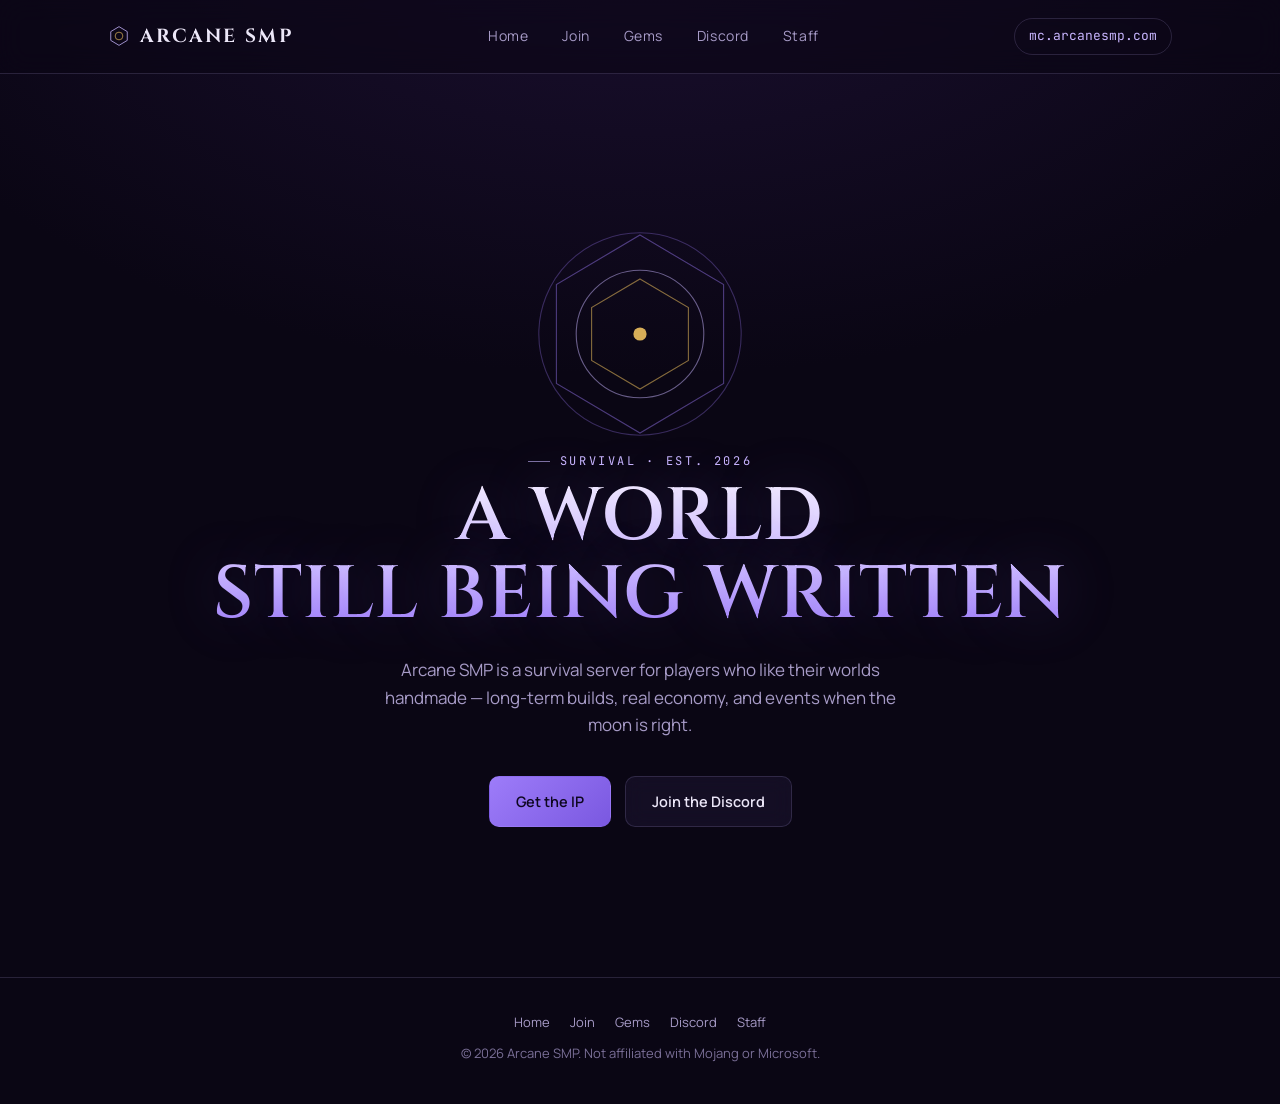
<file: index.html>
<!DOCTYPE html>
<html lang="en">

<head>
  <meta charset="UTF-8">
  <meta name="viewport" content="width=device-width, initial-scale=1.0">
  <title>ArcaneSMP</title>
  <meta name="description"
    content="Arcane SMP — a survival Minecraft world with occasional events. Join at mc.arcanesmp.com.">
  <link rel="preconnect" href="https://fonts.googleapis.com">
  <link rel="preconnect" href="https://fonts.gstatic.com" crossorigin>
  <link
    href="https://fonts.googleapis.com/css2?family=Cinzel:wght@500;600;700&family=Manrope:wght@400;500;600;700&family=JetBrains+Mono:wght@400;500;600&display=swap"
    rel="stylesheet">
  <style>
    :root {
      --bg: #0a0614;
      --bg-alt: #120a24;
      --panel: rgba(157, 124, 249, 0.07);
      --panel-border: rgba(196, 181, 253, 0.16);
      --panel-border-hover: rgba(196, 181, 253, 0.34);
      --accent: #9d7cf9;
      --accent-glow: #c9b6ff;
      --gold: #eec160;
      --text: #ece7f8;
      --text-dim: #a79bc7;
      --text-faint: #7a6f97;
      --display: 'Cinzel', serif;
      --body: 'Manrope', sans-serif;
      --mono: 'JetBrains Mono', monospace;
    }

    * {
      margin: 0;
      padding: 0;
      box-sizing: border-box;
    }

    html {
      scroll-behavior: smooth;
    }

    body {
      background: radial-gradient(ellipse 120% 80% at 50% -10%, #1c1032 0%, var(--bg) 55%);
      color: var(--text);
      font-family: var(--body);
      line-height: 1.6;
      overflow-x: hidden;
      min-height: 100vh;
    }

    @media (prefers-reduced-motion: reduce) {
      * {
        animation-duration: 0.01ms !important;
        animation-iteration-count: 1 !important;
        transition-duration: 0.01ms !important;
        scroll-behavior: auto !important;
      }
    }

    a {
      color: inherit;
      text-decoration: none;
    }

    ul {
      list-style: none;
    }

    button {
      font-family: inherit;
      cursor: pointer;
    }

    ::selection {
      background: var(--accent);
      color: #100822;
    }

    :focus-visible {
      outline: 2px solid var(--accent-glow);
      outline-offset: 3px;
      border-radius: 4px;
    }

    .wrap {
      max-width: 1120px;
      margin: 0 auto;
      padding: 0 28px;
    }

    .sigil-field {
      position: fixed;
      inset: 0;
      z-index: 0;
      pointer-events: none;
      overflow: hidden;
    }

    .rune {
      position: absolute;
      color: var(--accent-glow);
      opacity: 0;
      font-size: 14px;
      font-family: var(--mono);
      animation: rune-drift linear infinite;
    }

    @keyframes rune-drift {
      0% {
        transform: translateY(10vh) scale(0.8);
        opacity: 0;
      }

      10% {
        opacity: 0.35;
      }

      90% {
        opacity: 0.2;
      }

      100% {
        transform: translateY(-110vh) scale(1.1);
        opacity: 0;
      }
    }

    header {
      position: sticky;
      top: 0;
      z-index: 50;
      backdrop-filter: blur(14px);
      -webkit-backdrop-filter: blur(14px);
      background: rgba(10, 6, 20, 0.6);
      border-bottom: 1px solid var(--panel-border);
    }

    nav {
      display: flex;
      align-items: center;
      justify-content: space-between;
      padding: 18px 28px;
      max-width: 1120px;
      margin: 0 auto;
    }

    .logo {
      font-family: var(--display);
      font-weight: 700;
      font-size: 19px;
      letter-spacing: 0.12em;
      text-transform: uppercase;
      display: flex;
      align-items: center;
      gap: 10px;
    }

    .logo-mark {
      width: 22px;
      height: 22px;
      flex-shrink: 0;
      animation: spin-slow 18s linear infinite;
    }

    @keyframes spin-slow {
      to {
        transform: rotate(360deg);
      }
    }

    .nav-links {
      display: flex;
      gap: 34px;
      font-size: 14px;
      letter-spacing: 0.04em;
      color: var(--text-dim);
    }

    .nav-links a {
      position: relative;
      padding: 4px 0;
      transition: color 0.2s ease;
    }

    .nav-links a:hover {
      color: var(--text);
    }

    .nav-links a::after {
      content: '';
      position: absolute;
      left: 0;
      right: 0;
      bottom: -2px;
      height: 1px;
      background: var(--accent-glow);
      transform: scaleX(0);
      transform-origin: left;
      transition: transform 0.25s ease;
    }

    .nav-links a:hover::after {
      transform: scaleX(1);
    }

    .nav-cta {
      display: none;
    }

    @media (min-width: 640px) {
      .nav-cta {
        display: inline-flex;
        align-items: center;
        gap: 8px;
        font-family: var(--mono);
        font-size: 13px;
        color: var(--accent-glow);
        border: 1px solid var(--panel-border);
        padding: 7px 14px;
        border-radius: 100px;
        transition: border-color 0.2s ease, background 0.2s ease;
      }

      .nav-cta:hover {
        border-color: var(--panel-border-hover);
        background: var(--panel);
      }
    }

    .nav-links {
      display: none;
    }

    @media (min-width: 760px) {
      .nav-links {
        display: flex;
      }
    }

    .menu-btn {
      display: inline-flex;
      background: none;
      border: none;
      color: var(--text);
      padding: 6px;
    }

    @media (min-width: 760px) {
      .menu-btn {
        display: none;
      }
    }

    section {
      position: relative;
      z-index: 1;
      padding: 110px 0 40px;
    }

    .eyebrow {
      font-family: var(--mono);
      font-size: 12px;
      letter-spacing: 0.22em;
      text-transform: uppercase;
      color: var(--accent-glow);
      display: flex;
      align-items: center;
      gap: 10px;
      margin-bottom: 18px;
    }

    .eyebrow::before {
      content: '';
      width: 22px;
      height: 1px;
      background: var(--accent-glow);
      opacity: 0.6;
    }

    h1,
    h2,
    h3 {
      font-family: var(--display);
      font-weight: 600;
      letter-spacing: 0.01em;
    }

    .hero {
      padding-top: 150px;
      padding-bottom: 90px;
      text-align: center;
      display: flex;
      flex-direction: column;
      align-items: center;
    }

    .hero-sigil {
      width: 220px;
      height: 220px;
      margin-bottom: 8px;
      opacity: 0.9;
    }

    .hero-sigil svg {
      width: 100%;
      height: 100%;
    }

    .ring-outer {
      animation: spin-slow 40s linear infinite;
      transform-origin: center;
    }

    .ring-inner {
      animation: spin-rev 26s linear infinite;
      transform-origin: center;
    }

    @keyframes spin-rev {
      to {
        transform: rotate(-360deg);
      }
    }

    .hero h1 {
      font-size: clamp(40px, 7vw, 74px);
      line-height: 1.05;
      text-transform: uppercase;
      background: linear-gradient(180deg, #f4eeff 0%, var(--accent-glow) 60%, var(--accent) 100%);
      -webkit-background-clip: text;
      background-clip: text;
      color: transparent;
      margin-top: -10px;
      text-shadow: 0 0 60px rgba(157, 124, 249, 0.25);
    }

    .hero p.sub {
      max-width: 540px;
      color: var(--text-dim);
      font-size: 17px;
      margin: 22px auto 0;
    }

    .hero-actions {
      display: flex;
      flex-wrap: wrap;
      gap: 14px;
      justify-content: center;
      margin-top: 38px;
    }

    .btn {
      font-family: var(--body);
      font-weight: 600;
      font-size: 14.5px;
      padding: 13px 26px;
      border-radius: 10px;
      border: 1px solid transparent;
      display: inline-flex;
      align-items: center;
      gap: 8px;
      transition: transform 0.18s ease, box-shadow 0.18s ease, background 0.18s ease, border-color 0.18s ease;
    }

    .btn:active {
      transform: translateY(1px);
    }

    .btn-primary {
      background: linear-gradient(135deg, var(--accent), #7a58e0);
      color: #0e0720;
      box-shadow: 0 0 0 rgba(157, 124, 249, 0);
    }

    .btn-primary:hover {
      box-shadow: 0 8px 30px rgba(157, 124, 249, 0.35);
      transform: translateY(-1px);
    }

    .btn-ghost {
      background: var(--panel);
      color: var(--text);
      border-color: var(--panel-border);
      backdrop-filter: blur(10px);
    }

    .btn-ghost:hover {
      border-color: var(--panel-border-hover);
    }

    .glass {
      background: var(--panel);
      border: 1px solid var(--panel-border);
      backdrop-filter: blur(18px);
      -webkit-backdrop-filter: blur(18px);
      border-radius: 18px;
      transition: border-color 0.3s ease, transform 0.3s ease, box-shadow 0.3s ease;
    }

    .glass:hover {
      border-color: var(--panel-border-hover);
      box-shadow: 0 12px 40px rgba(20, 10, 40, 0.4);
    }

    .join-card {
      max-width: 640px;
      margin: 0 auto;
      padding: 40px;
      text-align: center;
    }

    .join-card h2 {
      font-size: 26px;
      text-transform: uppercase;
      margin-bottom: 6px;
    }

    .join-card .desc {
      color: var(--text-dim);
      font-size: 14.5px;
      margin-bottom: 30px;
    }

    .ip-row {
      display: flex;
      align-items: stretch;
      gap: 10px;
      flex-wrap: wrap;
      justify-content: center;
    }

    .ip-display {
      font-family: var(--mono);
      font-size: 20px;
      letter-spacing: 0.02em;
      background: rgba(0, 0, 0, 0.25);
      border: 1px solid var(--panel-border);
      border-radius: 10px;
      padding: 14px 22px;
      color: var(--accent-glow);
      flex: 1 1 auto;
      min-width: 220px;
    }

    .copy-btn {
      font-family: var(--mono);
      font-size: 14px;
      background: var(--accent);
      color: #0e0720;
      border: none;
      border-radius: 10px;
      padding: 0 20px;
      font-weight: 600;
      transition: background 0.2s ease, transform 0.15s ease;
    }

    .copy-btn:hover {
      background: var(--accent-glow);
    }

    .copy-btn.copied {
      background: var(--gold);
    }

    .meta-row {
      display: flex;
      gap: 22px;
      justify-content: center;
      flex-wrap: wrap;
      margin-top: 26px;
      font-size: 13px;
      color: var(--text-faint);
    }

    .meta-row span b {
      color: var(--text-dim);
      font-weight: 600;
    }

    .pill {
      display: inline-block;
      font-family: var(--mono);
      font-size: 11.5px;
      letter-spacing: 0.06em;
      text-transform: uppercase;
      padding: 4px 11px;
      border-radius: 100px;
      border: 1px solid var(--panel-border);
      color: var(--text-dim);
    }

    .section-head {
      text-align: center;
      max-width: 560px;
      margin: 0 auto 48px;
    }

    .section-head h2 {
      font-size: clamp(28px, 4vw, 38px);
      text-transform: uppercase;
    }

    .section-head p {
      color: var(--text-dim);
      margin-top: 12px;
      font-size: 15px;
    }

    .gems-card {
      max-width: 480px;
      margin: 0 auto;
      padding: 46px 40px;
      text-align: center;
    }

    .gems-badge {
      display: inline-block;
      font-family: var(--mono);
      font-size: 11.5px;
      letter-spacing: 0.1em;
      text-transform: uppercase;
      color: var(--gold);
      border: 1px solid rgba(238, 193, 96, 0.35);
      background: rgba(238, 193, 96, 0.08);
      padding: 5px 14px;
      border-radius: 100px;
      margin-bottom: 20px;
    }

    .gems-card h3 {
      font-size: 22px;
      text-transform: uppercase;
      margin-bottom: 10px;
    }

    .gems-card p {
      color: var(--text-dim);
      font-size: 14.5px;
      margin-bottom: 26px;
    }

    .btn-disabled {
      background: rgba(255, 255, 255, 0.04);
      color: var(--text-faint);
      border: 1px solid var(--panel-border);
      cursor: not-allowed;
    }

    .discord-card {
      display: flex;
      align-items: center;
      justify-content: space-between;
      gap: 30px;
      padding: 44px 46px;
      flex-wrap: wrap;
    }

    .discord-copy h3 {
      font-size: 24px;
      text-transform: uppercase;
      margin-bottom: 8px;
    }

    .discord-copy p {
      color: var(--text-dim);
      font-size: 14.5px;
      max-width: 380px;
    }

    .discord-icon {
      width: 20px;
      height: 20px;
    }

    .staff-grid {
      display: grid;
      grid-template-columns: repeat(auto-fit, minmax(190px, 1fr));
      gap: 18px;
    }

    .staff-card {
      padding: 28px 22px;
      text-align: center;
    }

    .staff-avatar {
      width: 56px;
      height: 56px;
      margin: 0 auto 16px;
      border-radius: 50%;
      background: radial-gradient(circle at 35% 30%, var(--accent-glow), var(--accent) 70%);
      display: flex;
      align-items: center;
      justify-content: center;
      font-family: var(--display);
      font-weight: 700;
      font-size: 18px;
      color: #100822;
    }

    .staff-card h4 {
      font-family: var(--body);
      font-weight: 700;
      font-size: 15px;
      margin-bottom: 4px;
    }

    .staff-card .role {
      font-family: var(--mono);
      font-size: 11.5px;
      letter-spacing: 0.08em;
      text-transform: uppercase;
      color: var(--accent-glow);
    }

    .reveal {
      opacity: 0;
      transform: translateY(18px);
      transition: opacity 0.7s ease, transform 0.7s ease;
    }

    .reveal.in {
      opacity: 1;
      transform: translateY(0);
    }

    footer {
      position: relative;
      z-index: 1;
      border-top: 1px solid var(--panel-border);
      padding: 34px 0 40px;
      margin-top: 60px;
    }

    footer .wrap {
      display: flex;
      flex-direction: column;
      align-items: center;
      gap: 10px;
      text-align: center;
      color: var(--text-faint);
      font-size: 13px;
    }

    footer .foot-links {
      display: flex;
      gap: 20px;
      font-size: 13px;
      color: var(--text-dim);
    }

    footer .foot-links a:hover {
      color: var(--accent-glow);
    }

    @media (max-width: 640px) {
      .discord-card {
        flex-direction: column;
        text-align: center;
        justify-content: center;
      }

      section {
        padding-top: 84px;
      }

      .hero {
        padding-top: 110px;
      }
    }
  </style>
</head>

<body>

  <div class="sigil-field" id="sigilField" aria-hidden="true"></div>

  <header>
    <nav>
      <a href="index.html" class="logo">
        <span class="logo-mark">
          <svg viewBox="0 0 40 40" fill="none" xmlns="http://www.w3.org/2000/svg">
            <polygon points="20,3 35,12 35,28 20,37 5,28 5,12" stroke="#c9b6ff" stroke-width="1.4" />
            <circle cx="20" cy="20" r="7" stroke="#eec160" stroke-width="1.2" />
          </svg>
        </span>
        Arcane SMP
      </a>
      <ul class="nav-links">
        <li><a href="index.html">Home</a></li>
        <li><a href="join.html">Join</a></li>
        <li><a href="gems.html">Gems</a></li>
        <li><a href="discord.html">Discord</a></li>
        <li><a href="staff.html">Staff</a></li>
      </ul>
      <a href="join.html" class="nav-cta">mc.arcanesmp.com</a>
    </nav>
  </header>

  <main id="top">

    <section class="hero">
      <div class="wrap" style="display:flex; flex-direction:column; align-items:center;">
        <div class="hero-sigil">
          <svg viewBox="0 0 200 200" fill="none" xmlns="http://www.w3.org/2000/svg">
            <g class="ring-outer">
              <circle cx="100" cy="100" r="92" stroke="#9d7cf9" stroke-opacity="0.35" stroke-width="1" />
              <polygon points="100,10 176,55 176,145 100,190 24,145 24,55" stroke="#9d7cf9" stroke-opacity="0.5"
                stroke-width="1" />
            </g>
            <g class="ring-inner">
              <circle cx="100" cy="100" r="58" stroke="#c9b6ff" stroke-opacity="0.55" stroke-width="1" />
              <polygon points="100,50 144,76 144,124 100,150 56,124 56,76" stroke="#eec160" stroke-opacity="0.6"
                stroke-width="1" />
            </g>
            <circle cx="100" cy="100" r="6" fill="#eec160" />
          </svg>
        </div>
        <div class="eyebrow">Survival · Est. 2026</div>
        <h1>A World<br>Still Being Written</h1>
        <p class="sub">Arcane SMP is a survival server for players who like their worlds handmade — long-term builds,
          real economy, and events when the moon is right.</p>
        <div class="hero-actions">
          <a href="join.html" class="btn btn-primary">Get the IP</a>
          <a href="discord.html" class="btn btn-ghost">Join the Discord</a>
        </div>
      </div>
    </section>

  </main>

  <footer>
    <div class="wrap">
      <div class="foot-links">
        <a href="index.html">Home</a>
        <a href="join.html">Join</a>
        <a href="gems.html">Gems</a>
        <a href="discord.html">Discord</a>
        <a href="staff.html">Staff</a>
      </div>
      <div>&copy; 2026 Arcane SMP. Not affiliated with Mojang or Microsoft.</div>
    </div>
  </footer>

  <script src="site.js"></script>

</body>

</html>
</file>
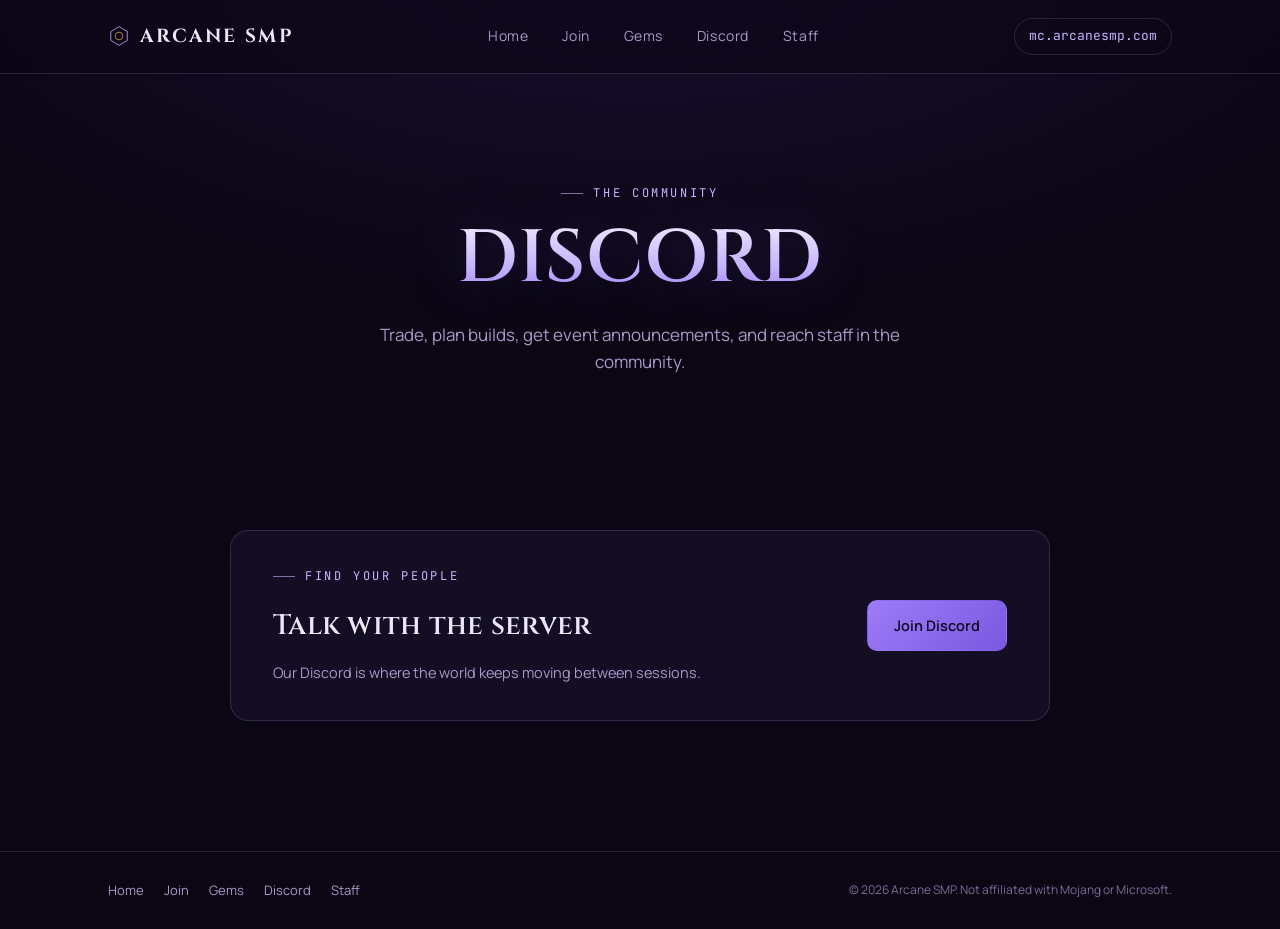
<file: discord.html>
<!DOCTYPE html>
<html lang="en">

<head>
    <meta charset="UTF-8">
    <meta name="viewport" content="width=device-width, initial-scale=1.0">
    <title>Discord | Arcane SMP</title>
    <meta name="description" content="Join the Arcane SMP Discord community.">
    <link rel="preconnect" href="https://fonts.googleapis.com">
    <link rel="preconnect" href="https://fonts.gstatic.com" crossorigin>
    <link
        href="https://fonts.googleapis.com/css2?family=Cinzel:wght@500;600;700&family=Manrope:wght@400;500;600;700&family=JetBrains+Mono:wght@400;500;600&display=swap"
        rel="stylesheet">
    <link rel="stylesheet" href="styles.css">
</head>

<body>
    <div class="sigil-field" id="sigilField" aria-hidden="true"></div>
    <header>
        <nav><a href="index.html" class="logo"><span class="logo-mark"><svg viewBox="0 0 40 40" fill="none"
                        aria-hidden="true">
                        <polygon points="20,3 35,12 35,28 20,37 5,28 5,12" stroke="#c9b6ff" stroke-width="1.4" />
                        <circle cx="20" cy="20" r="7" stroke="#eec160" stroke-width="1.2" />
                    </svg></span>Arcane SMP</a>
            <ul class="nav-links">
                <li><a href="index.html">Home</a></li>
                <li><a href="join.html">Join</a></li>
                <li><a href="gems.html">Gems</a></li>
                <li><a href="discord.html">Discord</a></li>
                <li><a href="staff.html">Staff</a></li>
            </ul><a href="join.html" class="nav-cta">mc.arcanesmp.com</a>
        </nav>
    </header>
    <main>
        <section class="page-hero">
            <div class="wrap">
                <div class="eyebrow" style="justify-content:center;">The community</div>
                <h1>Discord</h1>
                <p>Trade, plan builds, get event announcements, and reach staff in the community.</p>
            </div>
        </section>
        <section>
            <div class="wrap">
                <div class="glass discord-card">
                    <div class="discord-copy">
                        <div class="eyebrow">Find your people</div>
                        <h3>Talk with the server</h3>
                        <p>Our Discord is where the world keeps moving between sessions.</p>
                    </div><a href="https://discord.gg/tGp2uReBTn" class="btn btn-primary" target="_blank"
                        rel="noopener">Join Discord</a>
                </div>
            </div>
        </section>
    </main>
    <footer>
        <div class="wrap">
            <div class="foot-links"><a href="index.html">Home</a><a href="join.html">Join</a><a
                    href="gems.html">Gems</a><a href="discord.html">Discord</a><a href="staff.html">Staff</a></div>
            <div>&copy; 2026 Arcane SMP. Not affiliated with Mojang or Microsoft.</div>
        </div>
    </footer>
    <script src="site.js"></script>
</body>

</html>
</file>
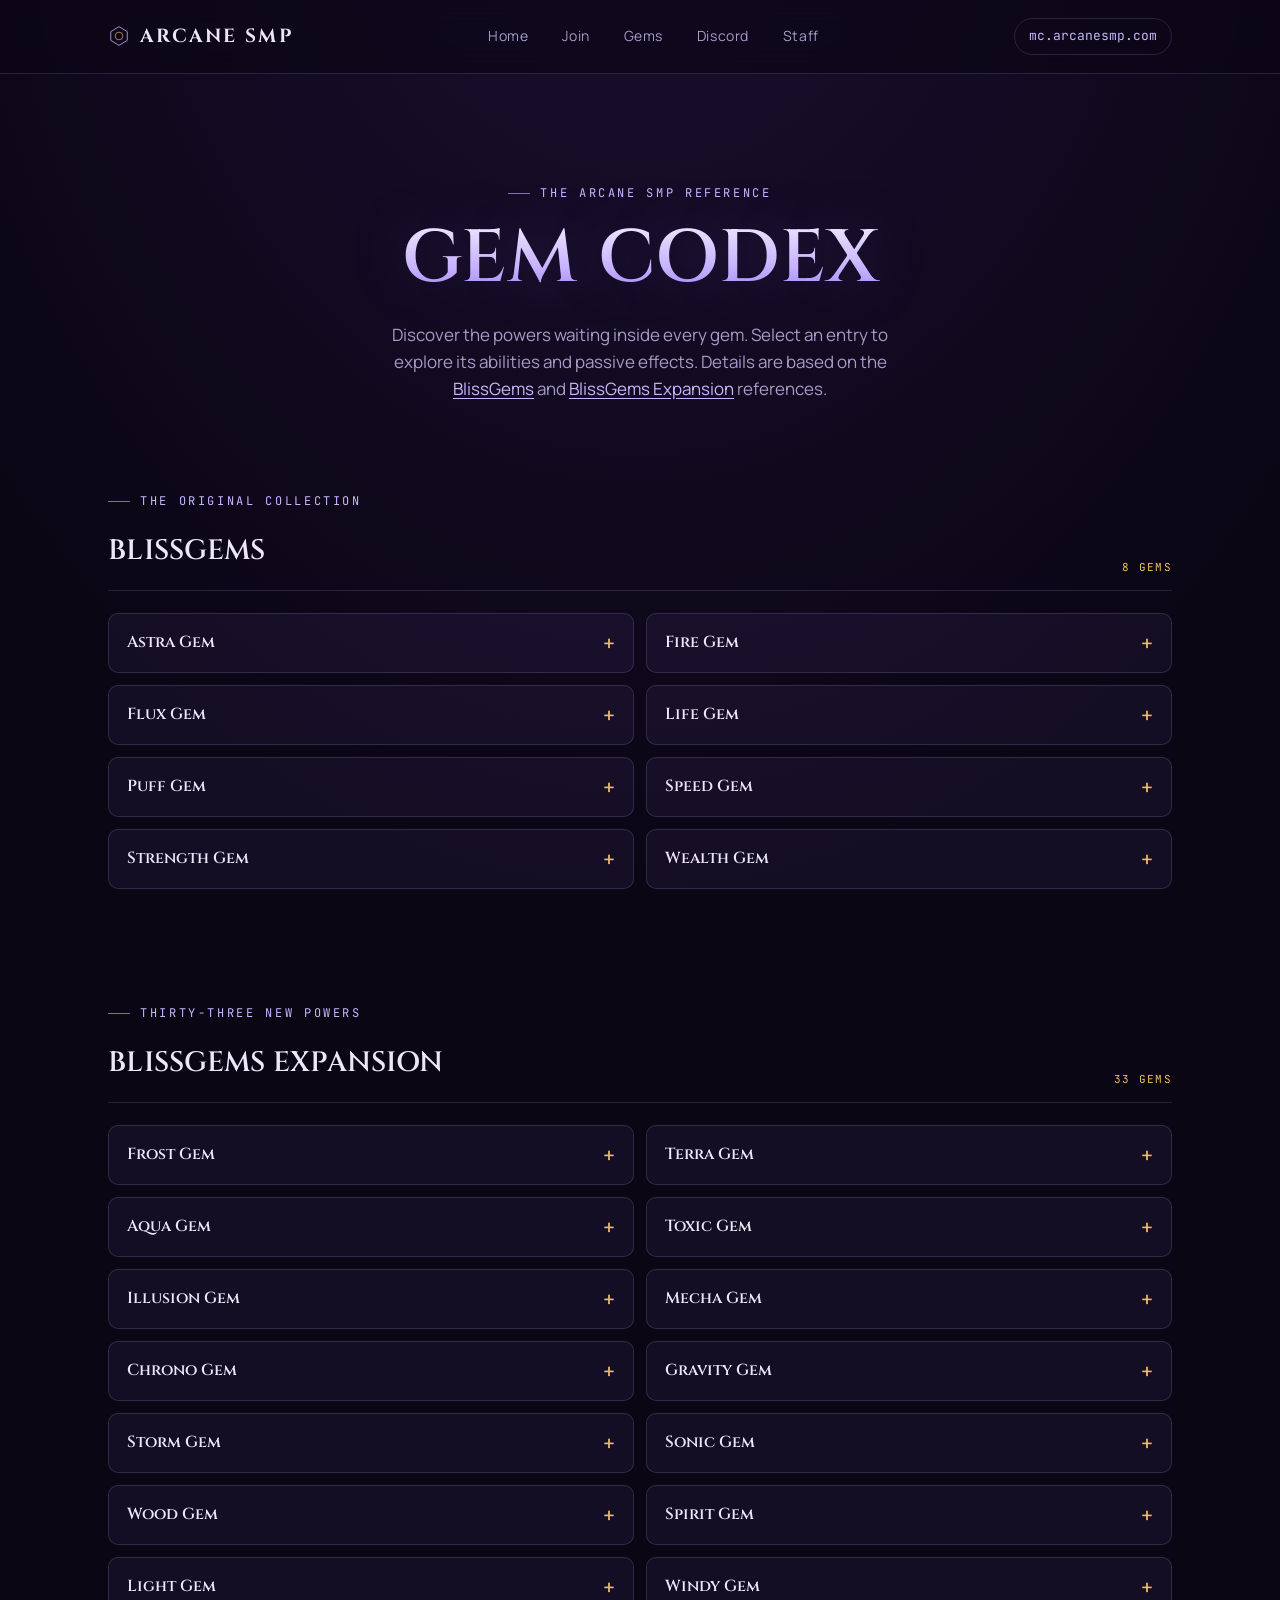
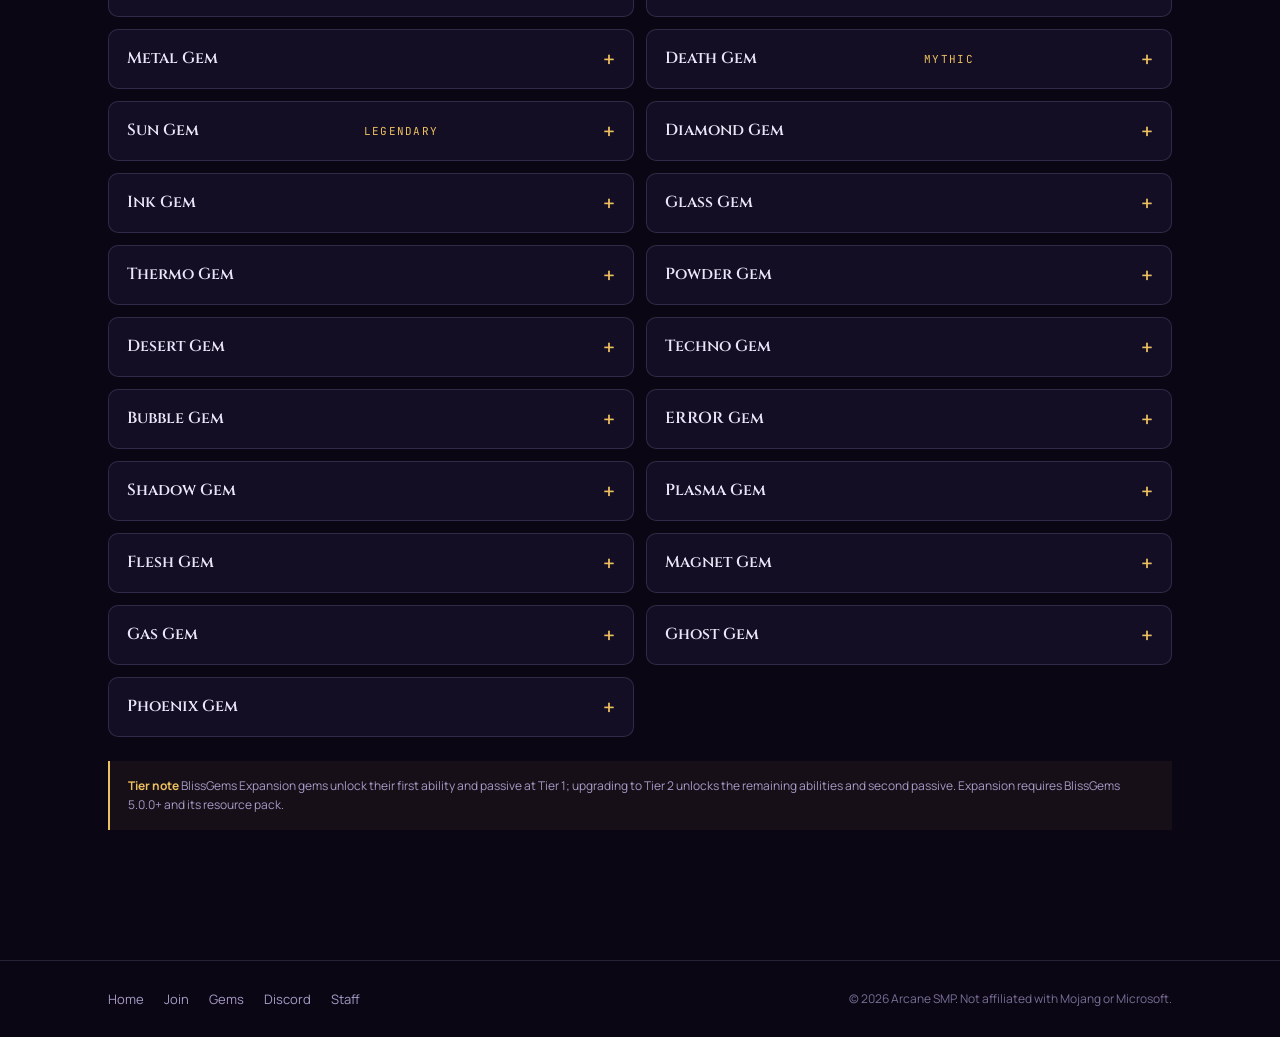
<file: gems.html>
<!DOCTYPE html>
<html lang="en">

<head>
    <meta charset="UTF-8">
    <meta name="viewport" content="width=device-width, initial-scale=1.0">
    <title>Gem Codex | Arcane SMP</title>
    <meta name="description" content="Explore the abilities and passives of every BlissGems gem on Arcane SMP.">
    <link rel="preconnect" href="https://fonts.googleapis.com">
    <link rel="preconnect" href="https://fonts.gstatic.com" crossorigin>
    <link
        href="https://fonts.googleapis.com/css2?family=Cinzel:wght@500;600;700&family=Manrope:wght@400;500;600;700&family=JetBrains+Mono:wght@400;500;600&display=swap"
        rel="stylesheet">
    <link rel="stylesheet" href="styles.css">
    <style>
        .codex-intro {
            max-width: 700px;
            margin: 0 auto;
            color: var(--text-dim);
            font-size: 14.5px
        }

        .codex-intro a {
            color: var(--accent-glow);
            text-decoration: underline;
            text-underline-offset: 3px
        }

        .gem-section {
            padding-top: 45px
        }

        .gem-section+.gem-section {
            padding-top: 75px
        }

        .gem-section-head {
            display: flex;
            align-items: end;
            justify-content: space-between;
            gap: 20px;
            margin-bottom: 22px;
            padding-bottom: 16px;
            border-bottom: 1px solid var(--panel-border)
        }

        .gem-section-head h2 {
            font-size: 28px;
            text-transform: uppercase
        }

        .gem-section-head p {
            max-width: 480px;
            color: var(--text-dim);
            font-size: 13px
        }

        .gem-count {
            font: 11px var(--mono);
            letter-spacing: .12em;
            text-transform: uppercase;
            color: var(--gold);
            white-space: nowrap
        }

        .gem-grid {
            display: grid;
            grid-template-columns: repeat(2, minmax(0, 1fr));
            gap: 12px
        }

        .gem-entry {
            align-self: start;
            overflow: hidden;
            border-radius: 10px;
            background: var(--panel);
            border: 1px solid var(--panel-border);
            transition: border-color .2s ease, background .2s ease
        }

        .gem-entry:hover,
        .gem-entry[open] {
            border-color: var(--panel-border-hover);
            background: rgba(157, 124, 249, .1)
        }

        .gem-entry summary {
            min-height: 58px;
            padding: 16px 18px;
            display: flex;
            align-items: center;
            justify-content: space-between;
            gap: 14px;
            cursor: pointer;
            list-style: none;
            font-family: var(--display);
            font-size: 16px;
            font-weight: 600
        }

        .gem-entry summary::-webkit-details-marker {
            display: none
        }

        .gem-entry summary::after {
            content: '+';
            flex: none;
            color: var(--gold);
            font: 20px var(--mono)
        }

        .gem-entry[open] summary::after {
            content: '−'
        }

        .gem-content {
            padding: 0 18px 18px;
            border-top: 1px solid var(--panel-border);
            color: var(--text-dim);
            font-size: 13px
        }

        .gem-content p {
            margin-top: 13px
        }

        .gem-content strong {
            color: var(--accent-glow);
            font-weight: 700
        }

        .gem-content ul {
            margin: 7px 0 0 17px;
            list-style: disc
        }

        .gem-content li {
            padding: 2px 0
        }

        .gem-content li::marker {
            color: var(--gold)
        }

        .codex-note {
            margin-top: 24px;
            padding: 15px 18px;
            border-left: 2px solid var(--gold);
            background: rgba(238, 193, 96, .05);
            color: var(--text-dim);
            font-size: 12px
        }

        .codex-note strong {
            color: var(--gold)
        }

        @media(max-width:640px) {
            .gem-grid {
                grid-template-columns: 1fr
            }

            .gem-section-head {
                align-items: start;
                flex-direction: column;
                gap: 5px
            }

            .gem-section-head h2 {
                font-size: 24px
            }

            .gem-entry summary {
                min-height: 54px
            }
        }
    </style>
</head>

<body>
    <div class="sigil-field" id="sigilField" aria-hidden="true"></div>
    <header>
        <nav>
            <a href="index.html" class="logo"><span class="logo-mark"><svg viewBox="0 0 40 40" fill="none"
                        aria-hidden="true">
                        <polygon points="20,3 35,12 35,28 20,37 5,28 5,12" stroke="#c9b6ff" stroke-width="1.4" />
                        <circle cx="20" cy="20" r="7" stroke="#eec160" stroke-width="1.2" />
                    </svg></span>Arcane SMP</a>
            <ul class="nav-links">
                <li><a href="index.html">Home</a></li>
                <li><a href="join.html">Join</a></li>
                <li><a href="gems.html">Gems</a></li>
                <li><a href="discord.html">Discord</a></li>
                <li><a href="staff.html">Staff</a></li>
            </ul>
            <a href="join.html" class="nav-cta">mc.arcanesmp.com</a>
        </nav>
    </header>
    <main>
        <section class="page-hero">
            <div class="wrap">
                <div class="eyebrow" style="justify-content:center;">The Arcane SMP reference</div>
                <h1>Gem Codex</h1>
                <p class="codex-intro">Discover the powers waiting inside every gem. Select an entry to explore its
                    abilities and passive effects. Details are based on the <a
                        href="https://modrinth.com/plugin/bliss-smp-plugin" target="_blank"
                        rel="noopener noreferrer">BlissGems</a> and <a
                        href="https://modrinth.com/plugin/blissgems-expansion" target="_blank"
                        rel="noopener noreferrer">BlissGems Expansion</a> references.</p>
            </div>
        </section>

        <section class="gem-section">
            <div class="wrap">
                <div class="gem-section-head">
                    <div>
                        <div class="eyebrow">The original collection</div>
                        <h2>BlissGems</h2>
                    </div>
                    <span class="gem-count">8 gems</span>
                </div>
                <div class="gem-grid">
                    <details class="gem-entry">
                        <summary>Astra Gem</summary>
                        <div class="gem-content">
                            <p><strong>Abilities</strong></p>
                            <ul>
                                <li><strong>Astral Daggers:</strong> Fire three phantom daggers in a spread, dealing
                                    damage at range.</li>
                                <li><strong>Astral Projection (Tier 2):</strong> Leave your body in spectator form for
                                    five seconds; tag players or spook nearby foes while projected.</li>
                                <li><strong>Dimensional Drift (Tier 2):</strong> Ride an invisible mount with a subtle
                                    astral trail.</li>
                                <li><strong>Dimensional Void (Tier 2):</strong> Suppress nearby enemy gem abilities and
                                    weaken them.</li>
                            </ul>
                            <p><strong>Passives</strong> Chance to negate incoming damage, heal from kills, and
                                capture/release souls.</p>
                        </div>
                    </details>
                    <details class="gem-entry">
                        <summary>Fire Gem</summary>
                        <div class="gem-content">
                            <p><strong>Abilities</strong></p>
                            <ul>
                                <li><strong>Charged Fireball:</strong> Charge and launch an explosive fireball; damage
                                    and blast size scale with charge.</li>
                                <li><strong>Cozy Campfire (Tier 2):</strong> A healing fire for allies that burns nearby
                                    enemies.</li>
                                <li><strong>Crisp (Tier 2):</strong> Evaporate water and convert nearby terrain to
                                    Nether blocks.</li>
                                <li><strong>Meteor Shower (Tier 2):</strong> Call burning meteors down over a distant
                                    target area.</li>
                            </ul>
                            <p><strong>Passives</strong> Fire Resistance and automatic ore smelting. Tier 2 adds Flame
                                and Fire Aspect II.</p>
                        </div>
                    </details>
                    <details class="gem-entry">
                        <summary>Flux Gem</summary>
                        <div class="gem-content">
                            <p><strong>Abilities</strong></p>
                            <ul>
                                <li><strong>Flux Beam:</strong> Charge and fire a long-range beam that damages armor;
                                    trusted players' armor is repaired instead.</li>
                                <li><strong>Ground (Tier 2):</strong> Stun a targeted foe at range.</li>
                            </ul>
                            <p><strong>Passives</strong> Cleanse Weakness, Slowness, and Hunger; arrows shock targets.
                                Flow State rewards repeated actions with speed.</p>
                        </div>
                    </details>
                    <details class="gem-entry">
                        <summary>Life Gem</summary>
                        <div class="gem-content">
                            <p><strong>Abilities</strong></p>
                            <ul>
                                <li><strong>Heart Drainer:</strong> Apply Wither II to a targeted entity.</li>
                                <li><strong>Circle of Life (Tier 2):</strong> Create an area that regenerates you and
                                    withers enemies.</li>
                            </ul>
                            <p><strong>Passives</strong> Regeneration, extra damage to undead, increased saturation from
                                food, and stronger golden-apple absorption.</p>
                        </div>
                    </details>
                    <details class="gem-entry">
                        <summary>Puff Gem</summary>
                        <div class="gem-content">
                            <p><strong>Abilities</strong></p>
                            <ul>
                                <li><strong>Dash:</strong> Burst forward in the direction you face.</li>
                                <li><strong>Breezy Bash (Tier 2):</strong> Launch upward and gain temporary fall
                                    immunity.</li>
                            </ul>
                            <p><strong>Passives</strong> No fall damage, a mid-air double jump, and a launch effect on
                                hit. Tier 2 also prevents sculk sensors and shriekers from triggering.</p>
                        </div>
                    </details>
                    <details class="gem-entry">
                        <summary>Speed Gem</summary>
                        <div class="gem-content">
                            <p><strong>Abilities</strong></p>
                            <ul>
                                <li><strong>Sloth's Sedative:</strong> Slow and fatigue nearby enemies.</li>
                                <li><strong>Speed Storm (Tier 2):</strong> Gain a powerful burst of Speed.</li>
                                <li><strong>Adrenaline Rush (Tier 2):</strong> Enter a short combat state with
                                    energy-scaled speed and faster attacks.</li>
                            </ul>
                            <p><strong>Passives</strong> Speed and Dolphin's Grace; Tier 2 strengthens the speed effect.
                                Tier 2 adds Efficiency V to tools.</p>
                        </div>
                    </details>
                    <details class="gem-entry">
                        <summary>Strength Gem</summary>
                        <div class="gem-content">
                            <p><strong>Abilities</strong></p>
                            <ul>
                                <li><strong>Bloodthorns:</strong> Damage nearby foes, with greater power at higher
                                    health.</li>
                                <li><strong>Frailer Power (Tier 2):</strong> Weaken and wither a targeted player.</li>
                                <li><strong>Chad Strength (Tier 2):</strong> Gain Strength II and Resistance II
                                    temporarily.</li>
                            </ul>
                            <p><strong>Passives</strong> Strength and charged critical-hit tracking. Tier 2 adds
                                Sharpness V to swords and axes.</p>
                        </div>
                    </details>
                    <details class="gem-entry">
                        <summary>Wealth Gem</summary>
                        <div class="gem-content">
                            <p><strong>Abilities</strong></p>
                            <ul>
                                <li><strong>Durability Chip:</strong> Toggle double durability damage dealt by your
                                    tools.</li>
                                <li><strong>Rich Rush (Tier 2):</strong> Gain Haste III and Luck IV for mining and
                                    farming.</li>
                                <li><strong>Tier 2 utilities:</strong> Open personal pockets, amplify active potion
                                    effects, or toggle auto-smelting.</li>
                            </ul>
                            <p><strong>Passives</strong> Luck and Hero of the Village; target players can be afflicted
                                with Unluck. Tier 2 adds Fortune III, Looting III, and Mending.</p>
                        </div>
                    </details>
                </div>
            </div>
        </section>

        <section class="gem-section">
            <div class="wrap">
                <div class="gem-section-head">
                    <div>
                        <div class="eyebrow">Thirty-three new powers</div>
                        <h2>BlissGems Expansion</h2>
                    </div>
                    <span class="gem-count">33 gems</span>
                </div>
                <div class="gem-grid">
                    <details class="gem-entry">
                        <summary>Frost Gem</summary>
                        <div class="gem-content">
                            <p><strong>Abilities</strong></p>
                            <ul>
                                <li><strong>Ice Wall (15s):</strong> Raise a temporary 5×3 packed-ice wall.</li>
                                <li><strong>Frost Nova (30s):</strong> Damage and freeze enemies in a 6-block ring.</li>
                                <li><strong>Blizzard (60s):</strong> A snow tornado damages and encases nearby foes.
                                </li>
                                <li><strong>Avalanche (40s):</strong> Five shockwaves launch, freeze, and damage
                                    enemies.</li>
                            </ul>
                            <p><strong>Passives</strong> Chilling Touch frosts water underfoot; Tier 2 grants Fire
                                Resistance.</p>
                        </div>
                    </details>
                    <details class="gem-entry">
                        <summary>Terra Gem</summary>
                        <div class="gem-content">
                            <p><strong>Abilities</strong></p>
                            <ul>
                                <li><strong>Earthquake (15s):</strong> Send erupting terrain forward to launch and slow
                                    foes.</li>
                                <li><strong>Stone Skin (30s):</strong> Gain Resistance III, with Slowness II.</li>
                                <li><strong>Rock Shield (45s):</strong> Orbiting boulders damage and knock back
                                    attackers.</li>
                                <li><strong>Meteor (50s):</strong> Strike a target area with an igniting magma meteor.
                                </li>
                            </ul>
                            <p><strong>Passives</strong> Slow Falling; Tier 2 reveals nearby creature footsteps while
                                grounded.</p>
                        </div>
                    </details>
                    <details class="gem-entry">
                        <summary>Aqua Gem</summary>
                        <div class="gem-content">
                            <p><strong>Abilities</strong></p>
                            <ul>
                                <li><strong>Tsunami (15s):</strong> Push enemies back with a forward-rushing wave.</li>
                                <li><strong>Riptide (8s):</strong> Propel yourself forward, damaging what you pass
                                    through.</li>
                                <li><strong>Drown (30s):</strong> Trap a targeted entity with Slowness, Blindness, and
                                    Poison.</li>
                                <li><strong>Whirlpool (45s):</strong> Pull nearby entities inward with a vortex.</li>
                            </ul>
                            <p><strong>Passives</strong> Water Breathing; Speed and Strength in water or rain; Tier 2
                                grants Dolphin's Grace.</p>
                        </div>
                    </details>
                    <details class="gem-entry">
                        <summary>Toxic Gem</summary>
                        <div class="gem-content">
                            <p><strong>Abilities</strong></p>
                            <ul>
                                <li><strong>Acid Geyser (15s):</strong> Leave a poisonous, slowing acid pool where a
                                    bolt lands.</li>
                                <li><strong>Toxic Tornado (30s):</strong> A growing venom tornado inflicts Weakness,
                                    Blindness, and Levitation.</li>
                                <li><strong>Vampiric Swarm (20s):</strong> Hunting bats damage your target and heal you.
                                </li>
                                <li><strong>Pandemic (45s):</strong> Spread Wither, Poison, and Nausea across a wide
                                    area.</li>
                            </ul>
                            <p><strong>Passives</strong> Poison and Nausea immunity; Tier 2 poisons melee attackers.</p>
                        </div>
                    </details>
                    <details class="gem-entry">
                        <summary>Illusion Gem</summary>
                        <div class="gem-content">
                            <p><strong>Abilities</strong></p>
                            <ul>
                                <li><strong>Shadow Clones (30s):</strong> Exploding clones hunt nearby enemies.</li>
                                <li><strong>Switch (20s):</strong> Swap places with a target and leave them disoriented.
                                </li>
                                <li><strong>Dark Room (30s):</strong> Blind and slow nearby foes with Darkness.</li>
                                <li><strong>Paranoia (45s):</strong> Blind a target amid phantom sounds and souls.</li>
                            </ul>
                            <p><strong>Passives</strong> Invisibility; Tier 2 grants Night Vision.</p>
                        </div>
                    </details>
                    <details class="gem-entry">
                        <summary>Mecha Gem</summary>
                        <div class="gem-content">
                            <p><strong>Abilities</strong></p>
                            <ul>
                                <li><strong>Evoker Fangs (15s):</strong> Send rings of fangs erupting outward.</li>
                                <li><strong>Turret (30s):</strong> Deploy an arrow-firing turret.</li>
                                <li><strong>EMP (45s):</strong> Expand a dome that damages, blinds, and slows.</li>
                                <li><strong>Block Golem (90s):</strong> Assemble a powerful combat construct.</li>
                            </ul>
                            <p><strong>Passives</strong> Haste II; Tier 2 grants Resistance I.</p>
                        </div>
                    </details>
                    <details class="gem-entry">
                        <summary>Chrono Gem</summary>
                        <div class="gem-content">
                            <p><strong>Abilities</strong></p>
                            <ul>
                                <li><strong>Rewind (30s):</strong> Return along your recorded 5-second trail, restoring
                                    the health you had then.</li>
                                <li><strong>Stasis (30s):</strong> Freeze your targeted foe in place.</li>
                                <li><strong>Time Dilation (45s):</strong> Speed yourself up and slow enemies in a
                                    temporal field.</li>
                                <li><strong>Echo (60s):</strong> Replay your recent path as an attacking copy.</li>
                            </ul>
                            <p><strong>Passives</strong> Haste; Tier 2 grants Regeneration.</p>
                        </div>
                    </details>
                    <details class="gem-entry">
                        <summary>Gravity Gem</summary>
                        <div class="gem-content">
                            <p><strong>Abilities</strong></p>
                            <ul>
                                <li><strong>Crush (15s):</strong> Slam and pin a targeted foe.</li>
                                <li><strong>Levitate (30s):</strong> Lift an enemy before dropping them.</li>
                                <li><strong>Singularity (45s):</strong> Pull nearby entities inward, then collapse for
                                    damage.</li>
                                <li><strong>Inversion (60s):</strong> Suspend everyone in a wide dome before gravity
                                    returns.</li>
                            </ul>
                            <p><strong>Passives</strong> Jump Boost II; Tier 2 slows entities close to you.</p>
                        </div>
                    </details>
                    <details class="gem-entry">
                        <summary>Storm Gem</summary>
                        <div class="gem-content">
                            <p><strong>Abilities</strong></p>
                            <ul>
                                <li><strong>Chain Lightning (15s):</strong> Arc a bolt between up to five foes.</li>
                                <li><strong>Static Field (30s):</strong> A charged ring follows you, granting Speed and
                                    shocking enemies.</li>
                                <li><strong>Downburst (45s):</strong> Blast nearby enemies into the air, then send out a
                                    ground shockwave.</li>
                                <li><strong>Thunderdome (60s):</strong> A storm strikes random foes inside its dome.
                                </li>
                            </ul>
                            <p><strong>Passives</strong> Speed; Tier 2 grants Strength during rain or storms.</p>
                        </div>
                    </details>
                    <details class="gem-entry">
                        <summary>Sonic Gem</summary>
                        <div class="gem-content">
                            <p><strong>Abilities</strong></p>
                            <ul>
                                <li><strong>Sonic Boom (15s):</strong> Blast a cone of piercing damage and knockback.
                                </li>
                                <li><strong>Echolocation (30s):</strong> Reveal nearby living things through walls,
                                    visible only to you.</li>
                                <li><strong>Deafen (30s):</strong> Blind and disorient a targeted foe.</li>
                                <li><strong>Resonance (60s):</strong> Deliver four pulses of piercing sonic damage.</li>
                            </ul>
                            <p><strong>Passives</strong> Nearby mobs lose interest in you; Tier 2 senses living things
                                through walls.</p>
                        </div>
                    </details>
                    <details class="gem-entry">
                        <summary>Wood Gem</summary>
                        <div class="gem-content">
                            <p><strong>Abilities</strong></p>
                            <ul>
                                <li><strong>Vine Grapple (10s):</strong> Swing to a block or pull a foe toward you.</li>
                                <li><strong>Bark Armor (30s):</strong> Gain Absorption and Resistance with orbiting bark
                                    plates.</li>
                                <li><strong>Grasping Roots (40s):</strong> Root and damage nearby enemies.</li>
                                <li><strong>Seed Bomb (55s):</strong> Grow an oak that launches nearby foes.</li>
                            </ul>
                            <p><strong>Passives</strong> Regeneration in open daylight; Tier 2 grants Saturation.</p>
                        </div>
                    </details>
                    <details class="gem-entry">
                        <summary>Spirit Gem</summary>
                        <div class="gem-content">
                            <p><strong>Abilities</strong></p>
                            <ul>
                                <li><strong>Soul Tether (14s):</strong> Chain a foe to you and yank them back if they
                                    stray.</li>
                                <li><strong>Guardian Orb (30s):</strong> A spirit orb intercepts incoming projectiles.
                                </li>
                                <li><strong>Spirit Pack (45s):</strong> Summon spirit wolves to hunt nearby foes.</li>
                                <li><strong>Possession (60s):</strong> Control a targeted mob temporarily; players
                                    cannot be possessed.</li>
                            </ul>
                            <p><strong>Passives</strong> See nearby players' health; Tier 2 grants Slow Falling.</p>
                        </div>
                    </details>
                    <details class="gem-entry">
                        <summary>Light Gem</summary>
                        <div class="gem-content">
                            <p><strong>Abilities</strong></p>
                            <ul>
                                <li><strong>Ricochet Beam (14s):</strong> Bounce a damaging beam off walls between foes.
                                </li>
                                <li><strong>Flashbang (28s):</strong> Blind foes who can see a thrown flash.</li>
                                <li><strong>Light Bridge (30s):</strong> Build a temporary bridge of solid light.</li>
                                <li><strong>Judgment (60s):</strong> Strike nearby foes with pillars of light.</li>
                            </ul>
                            <p><strong>Passives</strong> Speed in open daylight; Tier 2 resists Blindness and Darkness
                                and reveals invisible foes.</p>
                        </div>
                    </details>
                    <details class="gem-entry">
                        <summary>Windy Gem</summary>
                        <div class="gem-content">
                            <p><strong>Abilities</strong></p>
                            <ul>
                                <li><strong>Gust (12s):</strong> Blast foes and blow away nearby projectiles and items.
                                </li>
                                <li><strong>Wind Wall (28s):</strong> Turn incoming projectiles around and push back
                                    foes.</li>
                                <li><strong>Tornado (45s):</strong> A guided tornado spins up foes and loose items.</li>
                                <li><strong>Gale Force (60s):</strong> Launch nearby foes skyward and slam them down.
                                </li>
                            </ul>
                            <p><strong>Passives</strong> Speed; Tier 2 prevents fall damage and enables a double jump.
                            </p>
                        </div>
                    </details>
                    <details class="gem-entry">
                        <summary>Metal Gem</summary>
                        <div class="gem-content">
                            <p><strong>Abilities</strong></p>
                            <ul>
                                <li><strong>Disarm (18s):</strong> Knock a metal weapon from a targeted player's hand.
                                </li>
                                <li><strong>Reflective Plating (30s):</strong> Gain Resistance and reflect melee damage.
                                </li>
                                <li><strong>Iron Maiden (40s):</strong> Trap a target in damaging iron bars.</li>
                                <li><strong>Heat Metal (60s):</strong> Burn nearby foes wearing metal armor.</li>
                            </ul>
                            <p><strong>Passives</strong> Resistance; Tier 2 grants Strength.</p>
                        </div>
                    </details>
                    <details class="gem-entry">
                        <summary>Death Gem <span class="gem-count">Mythic</span></summary>
                        <div class="gem-content">
                            <p><strong>Abilities</strong></p>
                            <ul>
                                <li><strong>Reaper's Scythe (20s):</strong> Sweep foes with Wither; low-health targets
                                    take extra damage.</li>
                                <li><strong>Death Mark (35s):</strong> Mark a foe to make them glow and take increased
                                    damage.</li>
                                <li><strong>Raise Dead (50s):</strong> Summon skeletons to fight for you.</li>
                                <li><strong>Life Ledger (70s):</strong> Return damage taken during the effect to your
                                    attackers.</li>
                            </ul>
                            <p><strong>Passives</strong> Heal on kills; Tier 2 grants Strength.</p>
                        </div>
                    </details>
                    <details class="gem-entry">
                        <summary>Sun Gem <span class="gem-count">Legendary</span></summary>
                        <div class="gem-content">
                            <p><strong>Abilities</strong></p>
                            <ul>
                                <li><strong>Solar Flare (18s):</strong> Fire a piercing beam that burns foes and
                                    transforms the impact terrain.</li>
                                <li><strong>High Noon (40s):</strong> Pull distant foes into blazing sunlight and weaken
                                    them.</li>
                                <li><strong>Corona (55s):</strong> Surround yourself with a damaging aura and gain Fire
                                    Resistance.</li>
                                <li><strong>Supernova (180s):</strong> Guide a miniature sun that detonates on impact.
                                </li>
                            </ul>
                            <p><strong>Passives</strong> Fire Resistance; Tier 2 stores solar charge for stronger solar
                                abilities.</p>
                        </div>
                    </details>
                    <details class="gem-entry">
                        <summary>Diamond Gem</summary>
                        <div class="gem-content">
                            <p><strong>Abilities</strong></p>
                            <ul>
                                <li><strong>Diamond Shards (12s):</strong> Fire a fan of damaging diamond projectiles.
                                </li>
                                <li><strong>Crystal Wall (28s):</strong> Raise a temporary crystal wall.</li>
                                <li><strong>Crystal Cage (35s):</strong> Trap a targeted foe in a breakable cage.</li>
                                <li><strong>Shatter (45s):</strong> Explode your standing crystal walls and cages.</li>
                            </ul>
                            <p><strong>Passives</strong> Haste; Tier 2 reveals nearby ores through walls.</p>
                        </div>
                    </details>
                    <details class="gem-entry">
                        <summary>Ink Gem</summary>
                        <div class="gem-content">
                            <p><strong>Abilities</strong></p>
                            <ul>
                                <li><strong>Ink Splash (10s):</strong> Spray a cone of ink that damages and blinds.</li>
                                <li><strong>Ink Bomb (22s):</strong> Throw an ink bomb that bursts into a blinding pool.
                                </li>
                                <li><strong>Ink Flood (40s):</strong> Send a damaging wave of ink along ground and
                                    walls.</li>
                                <li><strong>Blot (55s):</strong> Splatter nearby players' screens and ink the ground
                                    beneath them.</li>
                            </ul>
                            <p><strong>Passives</strong> Gain Speed on your ink while foes are slowed; Tier 2 lets you
                                vanish into it and climb inked walls.</p>
                        </div>
                    </details>
                    <details class="gem-entry">
                        <summary>Glass Gem</summary>
                        <div class="gem-content">
                            <p><strong>Abilities</strong></p>
                            <ul>
                                <li><strong>Glass Shards (12s):</strong> Blast a cone of sharp, withering shards.</li>
                                <li><strong>X-Ray Window (30s):</strong> Temporarily see through blocks in a cone.</li>
                                <li><strong>Glass Floor (35s):</strong> Drop a target through a temporary glass floor.
                                </li>
                                <li><strong>Mirror Clone (50s):</strong> Create a mirrored copy that retaliates when
                                    struck.</li>
                            </ul>
                            <p><strong>Passives</strong> Night Vision; Tier 2 grants Invisibility while sneaking.</p>
                        </div>
                    </details>
                    <details class="gem-entry">
                        <summary>Thermo Gem</summary>
                        <div class="gem-content">
                            <p><strong>Abilities</strong></p>
                            <ul>
                                <li><strong>Thermal Shock (14s):</strong> Burn then freeze a target to trigger thermal
                                    shock.</li>
                                <li><strong>Overheat (24s):</strong> Burn nearby foes and melt ice and snow.</li>
                                <li><strong>Deep Freeze (32s):</strong> Freeze and slow nearby foes; freeze water and
                                    solidify lava.</li>
                                <li><strong>Thermal Collapse (60s):</strong> Pulse a dome between heat and cold to build
                                    thermal shock.</li>
                            </ul>
                            <p><strong>Passives</strong> Fire Resistance; Tier 2 prevents freezing. Terrain effects are
                                temporary.</p>
                        </div>
                    </details>
                    <details class="gem-entry">
                        <summary>Powder Gem</summary>
                        <div class="gem-content">
                            <p><strong>Abilities</strong></p>
                            <ul>
                                <li><strong>Sticky Bomb (14s):</strong> Pass a sticky explosive between players before
                                    it detonates.</li>
                                <li><strong>Remote Charges (25s):</strong> Plant up to three charges, then detonate
                                    them.</li>
                                <li><strong>Rocket Jump (12s):</strong> Blast yourself forward and upward without
                                    self-damage.</li>
                                <li><strong>Breach (45s):</strong> Blow a temporary hole through a wall.</li>
                            </ul>
                            <p><strong>Passives</strong> Take half explosion damage; Tier 2 grants explosion immunity.
                                Explosions do not break blocks except temporary Breach changes.</p>
                        </div>
                    </details>
                    <details class="gem-entry">
                        <summary>Desert Gem</summary>
                        <div class="gem-content">
                            <p><strong>Abilities</strong></p>
                            <ul>
                                <li><strong>Sand Blast (12s):</strong> Damage and blind foes with a cone of sand.</li>
                                <li><strong>Bury (30s):</strong> Trap a target in sandstone.</li>
                                <li><strong>Mirage (40s):</strong> Confuse nearby players with illusions only they see.
                                </li>
                                <li><strong>Sandstorm (60s):</strong> Surround yourself with a damaging, blinding storm.
                                </li>
                            </ul>
                            <p><strong>Passives</strong> Fire Resistance; Tier 2 grants Speed on sand, red sand, and
                                sandstone.</p>
                        </div>
                    </details>
                    <details class="gem-entry">
                        <summary>Techno Gem</summary>
                        <div class="gem-content">
                            <p><strong>Abilities</strong></p>
                            <ul>
                                <li><strong>Laser (12s):</strong> Fire a piercing long-range laser.</li>
                                <li><strong>Jammer (30s):</strong> Disable nearby target players' mobility items and
                                    knock gliding foes from the sky.</li>
                                <li><strong>Teleport Pads (40s):</strong> Link two temporary pads for you and trusted
                                    players.</li>
                                <li><strong>Orbital Strike (75s):</strong> Mark a distant location for a delayed orbital
                                    blast.</li>
                            </ul>
                            <p><strong>Passives</strong> Haste; Tier 2 grants Night Vision.</p>
                        </div>
                    </details>
                    <details class="gem-entry">
                        <summary>Bubble Gem</summary>
                        <div class="gem-content">
                            <p><strong>Abilities</strong></p>
                            <ul>
                                <li><strong>Bubble Trap (14s):</strong> Float a foe upward in a breakable bubble.</li>
                                <li><strong>Bubble Steps (25s):</strong> Create a temporary staircase of bubbles.</li>
                                <li><strong>Bubble Armor (30s):</strong> Reflect projectiles and absorb the first melee
                                    strike.</li>
                                <li><strong>Bubble Prison (60s):</strong> Lift nearby foes, then pop their bubbles for
                                    damage.</li>
                            </ul>
                            <p><strong>Passives</strong> Slow Falling; Tier 2 grants Dolphin's Grace.</p>
                        </div>
                    </details>
                    <details class="gem-entry">
                        <summary>ERROR Gem</summary>
                        <div class="gem-content">
                            <p><strong>Abilities</strong></p>
                            <ul>
                                <li><strong>Rubberband (14s):</strong> Snap a target back to a marked spot and damage
                                    them.</li>
                                <li><strong>Inventory Scramble (35s):</strong> Shuffle nearby players' hotbars without
                                    losing items.</li>
                                <li><strong>Fake World (40s):</strong> Show nearby foes a glitched, false landscape.
                                </li>
                                <li><strong>System Crash (75s):</strong> Disorient, blind, and damage nearby enemies.
                                </li>
                            </ul>
                            <p><strong>Passives</strong> Speed; Tier 2 grants a chance to dodge hits.</p>
                        </div>
                    </details>
                    <details class="gem-entry">
                        <summary>Shadow Gem</summary>
                        <div class="gem-content">
                            <p><strong>Abilities</strong></p>
                            <ul>
                                <li><strong>Shadow Step (10s):</strong> Teleport to a visible dark block and damage
                                    nearby foes.</li>
                                <li><strong>Steal Shadow (30s):</strong> Make a target's shadow repeatedly strike them.
                                </li>
                                <li><strong>Blackout (40s):</strong> Extinguish lights on nearby foes' screens and
                                    inflict Darkness.</li>
                                <li><strong>Colorless (55s):</strong> Steal nearby foes' positive potion effects.</li>
                            </ul>
                            <p><strong>Passives</strong> Invisibility while standing in darkness; Tier 2 grants Night
                                Vision.</p>
                        </div>
                    </details>
                    <details class="gem-entry">
                        <summary>Plasma Gem</summary>
                        <div class="gem-content">
                            <p><strong>Abilities</strong></p>
                            <ul>
                                <li><strong>Charged Shot (10s):</strong> Charge a shot for increased damage and
                                    wall-piercing power.</li>
                                <li><strong>Plasma Whip (18s):</strong> Damage foes in a cone and pull them toward you.
                                </li>
                                <li><strong>Arc (30s):</strong> Shock a target; conductive surfaces can amplify and
                                    spread the strike.</li>
                                <li><strong>Plasma Cannon (70s):</strong> Fire a piercing beam that tunnels through
                                    temporary terrain.</li>
                            </ul>
                            <p><strong>Passives</strong> Speed; Tier 2 grants Fire Resistance.</p>
                        </div>
                    </details>
                    <details class="gem-entry">
                        <summary>Flesh Gem</summary>
                        <div class="gem-content">
                            <p><strong>Abilities</strong></p>
                            <ul>
                                <li><strong>Tentacle (15s):</strong> Hold a target close and deal damage over time.</li>
                                <li><strong>Regrowth (30s):</strong> Heal instantly, then regenerate.</li>
                                <li><strong>Parasite (35s):</strong> Drain a target to heal yourself; the parasite can
                                    jump to other foes.</li>
                                <li><strong>Disguise (60s):</strong> Disappear behind a decoy mob; taking a hit still
                                    harms you.</li>
                            </ul>
                            <p><strong>Passives</strong> Regeneration; Tier 2 heals you when you land melee hits.</p>
                        </div>
                    </details>
                    <details class="gem-entry">
                        <summary>Magnet Gem</summary>
                        <div class="gem-content">
                            <p><strong>Abilities</strong></p>
                            <ul>
                                <li><strong>Magnetic Pull (12s):</strong> Yank a distant target toward you.</li>
                                <li><strong>Arrow Catch (25s):</strong> Catch nearby projectiles and redirect them.</li>
                                <li><strong>Polarity (40s):</strong> Pull two foes together, or pull a lone foe to you.
                                </li>
                                <li><strong>Scrap Storm (60s):</strong> Launch orbiting scrap at nearby enemies.</li>
                            </ul>
                            <p><strong>Passives</strong> Nearby dropped items drift toward you; Tier 2 can deflect
                                projectiles.</p>
                        </div>
                    </details>
                    <details class="gem-entry">
                        <summary>Gas Gem</summary>
                        <div class="gem-content">
                            <p><strong>Abilities</strong></p>
                            <ul>
                                <li><strong>Gas Cloud (15s):</strong> Fill nearby open space with poisonous gas.</li>
                                <li><strong>Nerve Gas (30s):</strong> Spray a cone that slows and disorients foes.</li>
                                <li><strong>Toxic Trail (40s):</strong> Leave poisonous gas behind as you move.</li>
                                <li><strong>Chemical Bomb (70s):</strong> Flood a large area with potent gas; flames can
                                    ignite a cloud.</li>
                            </ul>
                            <p><strong>Passives</strong> Poison immunity; Tier 2 poisons nearby foes.</p>
                        </div>
                    </details>
                    <details class="gem-entry">
                        <summary>Ghost Gem</summary>
                        <div class="gem-content">
                            <p><strong>Abilities</strong></p>
                            <ul>
                                <li><strong>Poltergeist (18s):</strong> Haunt a target with slamming doors, flickering
                                    vision, and a chance to drop their held item.</li>
                                <li><strong>Phantom Rush (25s):</strong> Rush through foes while invisible, damaging and
                                    slowing them.</li>
                                <li><strong>Wail (40s):</strong> Damage, weaken, and knock back nearby foes.</li>
                                <li><strong>Astral Projection (90s):</strong> Leave your body and roam as a spirit
                                    before returning.</li>
                            </ul>
                            <p><strong>Passives</strong> Phase through thin walls while sneaking; Tier 2 grants Night
                                Vision.</p>
                        </div>
                    </details>
                    <details class="gem-entry">
                        <summary>Phoenix Gem</summary>
                        <div class="gem-content">
                            <p><strong>Abilities</strong></p>
                            <ul>
                                <li><strong>Phoenix Fire (15s):</strong> Burn foes with a cone of flame.</li>
                                <li><strong>Wings of Fire (30s):</strong> Glide through the air and scorch foes you
                                    pass.</li>
                                <li><strong>Phoenix Egg (60s):</strong> Plant an egg that can revive you if you die
                                    nearby.</li>
                                <li><strong>Inferno Ascension (75s):</strong> Rise, then crash down in a fiery blast.
                                </li>
                            </ul>
                            <p><strong>Passives</strong> Fire Resistance; Tier 2 can prevent a killing blow once every
                                ten minutes.</p>
                        </div>
                    </details>
                </div>
                <p class="codex-note"><strong>Tier note</strong> BlissGems Expansion gems unlock their first ability and
                    passive at Tier 1; upgrading to Tier 2 unlocks the remaining abilities and second passive. Expansion
                    requires BlissGems 5.0.0+ and its resource pack.</p>
            </div>
        </section>
    </main>
    <footer>
        <div class="wrap">
            <div class="foot-links"><a href="index.html">Home</a><a href="join.html">Join</a><a
                    href="gems.html">Gems</a><a href="discord.html">Discord</a><a href="staff.html">Staff</a></div>
            <div>&copy; 2026 Arcane SMP. Not affiliated with Mojang or Microsoft.</div>
        </div>
    </footer>
    <script src="site.js"></script>
</body>

</html>
</file>
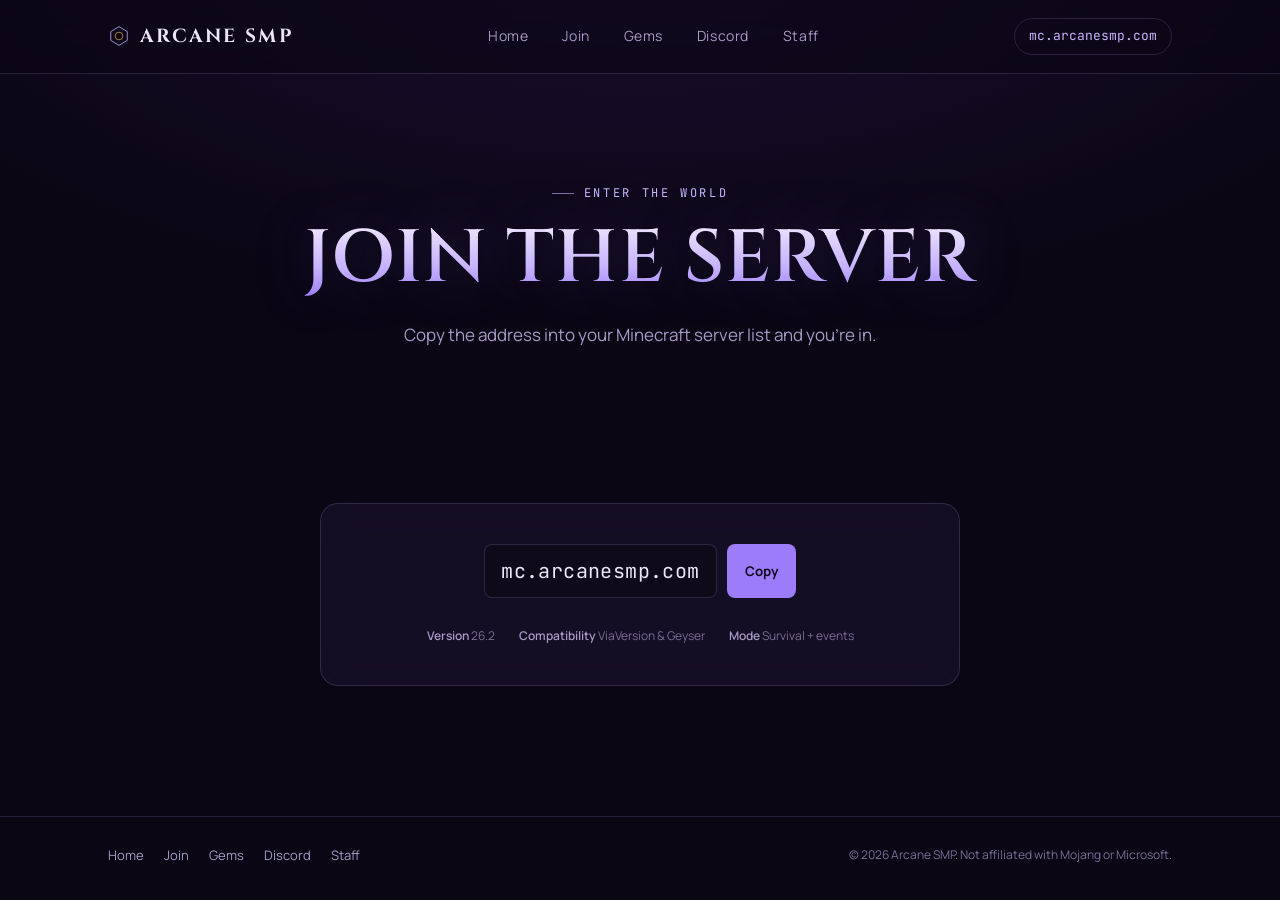
<file: join.html>
<!DOCTYPE html>
<html lang="en">

<head>
    <meta charset="UTF-8">
    <meta name="viewport" content="width=device-width, initial-scale=1.0">
    <title>Join | Arcane SMP</title>
    <meta name="description" content="Join Arcane SMP at mc.arcanesmp.com.">
    <link rel="preconnect" href="https://fonts.googleapis.com">
    <link rel="preconnect" href="https://fonts.gstatic.com" crossorigin>
    <link
        href="https://fonts.googleapis.com/css2?family=Cinzel:wght@500;600;700&family=Manrope:wght@400;500;600;700&family=JetBrains+Mono:wght@400;500;600&display=swap"
        rel="stylesheet">
    <link rel="stylesheet" href="styles.css">
</head>

<body>
    <div class="sigil-field" id="sigilField" aria-hidden="true"></div>
    <header>
        <nav><a href="index.html" class="logo"><span class="logo-mark"><svg viewBox="0 0 40 40" fill="none"
                        aria-hidden="true">
                        <polygon points="20,3 35,12 35,28 20,37 5,28 5,12" stroke="#c9b6ff" stroke-width="1.4" />
                        <circle cx="20" cy="20" r="7" stroke="#eec160" stroke-width="1.2" />
                    </svg></span>Arcane SMP</a>
            <ul class="nav-links">
                <li><a href="index.html">Home</a></li>
                <li><a href="join.html">Join</a></li>
                <li><a href="gems.html">Gems</a></li>
                <li><a href="discord.html">Discord</a></li>
                <li><a href="staff.html">Staff</a></li>
            </ul><a href="join.html" class="nav-cta">mc.arcanesmp.com</a>
        </nav>
    </header>
    <main>
        <section class="page-hero">
            <div class="wrap">
                <div class="eyebrow" style="justify-content:center;">Enter the world</div>
                <h1>Join the server</h1>
                <p>Copy the address into your Minecraft server list and you're in.</p>
            </div>
        </section>
        <section>
            <div class="wrap">
                <div class="glass join-card">
                    <div class="ip-row">
                        <div class="ip-display" id="ipText">mc.arcanesmp.com</div><button class="copy-btn"
                            id="copyBtn">Copy</button>
                    </div>
                    <div class="meta-row"><span><b>Version</b> 26.2</span><span><b>Compatibility</b> ViaVersion &amp;
                            Geyser</span><span><b>Mode</b> Survival + events</span></div>
                </div>
            </div>
        </section>
    </main>
    <footer>
        <div class="wrap">
            <div class="foot-links"><a href="index.html">Home</a><a href="join.html">Join</a><a
                    href="gems.html">Gems</a><a href="discord.html">Discord</a><a href="staff.html">Staff</a></div>
            <div>&copy; 2026 Arcane SMP. Not affiliated with Mojang or Microsoft.</div>
        </div>
    </footer>
    <script src="site.js"></script>
</body>

</html>
</file>
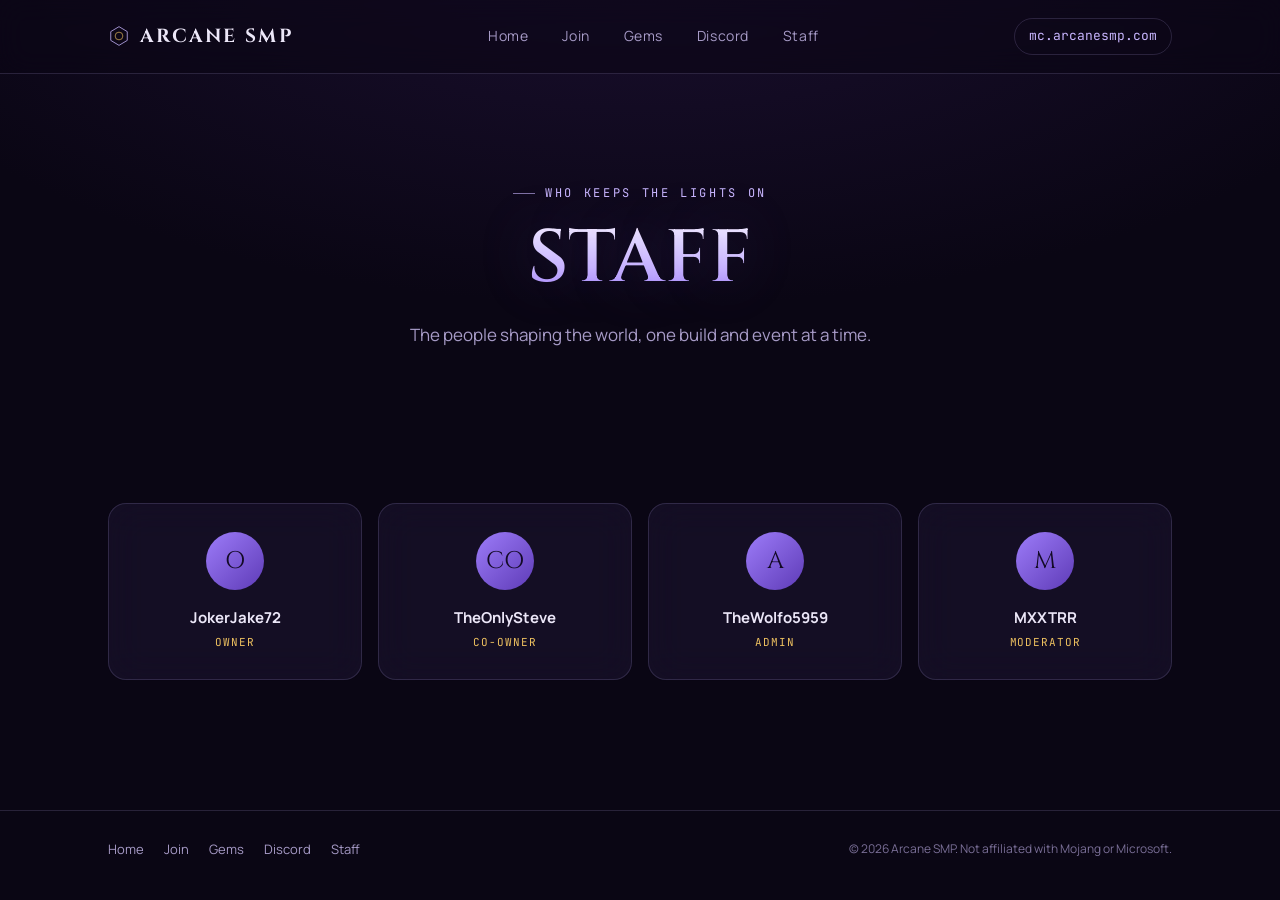
<file: staff.html>
<!DOCTYPE html>
<html lang="en">

<head>
    <meta charset="UTF-8">
    <meta name="viewport" content="width=device-width, initial-scale=1.0">
    <title>Staff | Arcane SMP</title>
    <meta name="description" content="Meet the Arcane SMP staff team.">
    <link rel="preconnect" href="https://fonts.googleapis.com">
    <link rel="preconnect" href="https://fonts.gstatic.com" crossorigin>
    <link
        href="https://fonts.googleapis.com/css2?family=Cinzel:wght@500;600;700&family=Manrope:wght@400;500;600;700&family=JetBrains+Mono:wght@400;500;600&display=swap"
        rel="stylesheet">
    <link rel="stylesheet" href="styles.css">
</head>

<body>
    <div class="sigil-field" id="sigilField" aria-hidden="true"></div>
    <header>
        <nav><a href="index.html" class="logo"><span class="logo-mark"><svg viewBox="0 0 40 40" fill="none"
                        aria-hidden="true">
                        <polygon points="20,3 35,12 35,28 20,37 5,28 5,12" stroke="#c9b6ff" stroke-width="1.4" />
                        <circle cx="20" cy="20" r="7" stroke="#eec160" stroke-width="1.2" />
                    </svg></span>Arcane SMP</a>
            <ul class="nav-links">
                <li><a href="index.html">Home</a></li>
                <li><a href="join.html">Join</a></li>
                <li><a href="gems.html">Gems</a></li>
                <li><a href="discord.html">Discord</a></li>
                <li><a href="staff.html">Staff</a></li>
            </ul><a href="join.html" class="nav-cta">mc.arcanesmp.com</a>
        </nav>
    </header>
    <main>
        <section class="page-hero">
            <div class="wrap">
                <div class="eyebrow" style="justify-content:center;">Who keeps the lights on</div>
                <h1>Staff</h1>
                <p>The people shaping the world, one build and event at a time.</p>
            </div>
        </section>
        <section>
            <div class="wrap">
                <div class="staff-grid">
                    <div class="glass staff-card">
                        <div class="staff-avatar">O</div>
                        <h4>JokerJake72</h4>
                        <div class="role">Owner</div>
                    </div>
                    <div class="glass staff-card">
                        <div class="staff-avatar">CO</div>
                        <h4>TheOnlySteve</h4>
                        <div class="role">Co-Owner</div>
                    </div>
                    <div class="glass staff-card">
                        <div class="staff-avatar">A</div>
                        <h4>TheWolfo5959</h4>
                        <div class="role">Admin</div>
                    </div>
                    <div class="glass staff-card">
                        <div class="staff-avatar">M</div>
                        <h4>MXXTRR</h4>
                        <div class="role">Moderator</div>
                    </div>
                </div>
            </div>
        </section>
    </main>
    <footer>
        <div class="wrap">
            <div class="foot-links"><a href="index.html">Home</a><a href="join.html">Join</a><a
                    href="gems.html">Gems</a><a href="discord.html">Discord</a><a href="staff.html">Staff</a></div>
            <div>&copy; 2026 Arcane SMP. Not affiliated with Mojang or Microsoft.</div>
        </div>
    </footer>
    <script src="site.js"></script>
</body>

</html>
</file>
<file: styles.css>
:root {
    --bg: #0a0614;
    --bg-alt: #120a24;
    --panel: rgba(157, 124, 249, .07);
    --panel-border: rgba(196, 181, 253, .16);
    --panel-border-hover: rgba(196, 181, 253, .34);
    --accent: #9d7cf9;
    --accent-glow: #c9b6ff;
    --gold: #eec160;
    --text: #ece7f8;
    --text-dim: #a79bc7;
    --text-faint: #7a6f97;
    --display: 'Cinzel', serif;
    --body: 'Manrope', sans-serif;
    --mono: 'JetBrains Mono', monospace
}

* {
    margin: 0;
    padding: 0;
    box-sizing: border-box
}

html {
    scroll-behavior: smooth
}

body {
    background: radial-gradient(ellipse 120% 80% at 50% -10%, #1c1032 0%, var(--bg) 55%);
    color: var(--text);
    font-family: var(--body);
    line-height: 1.6;
    overflow-x: hidden;
    min-height: 100vh
}

a {
    color: inherit;
    text-decoration: none
}

ul {
    list-style: none
}

button {
    font-family: inherit;
    cursor: pointer
}

::selection {
    background: var(--accent);
    color: #100822
}

:focus-visible {
    outline: 2px solid var(--accent-glow);
    outline-offset: 3px;
    border-radius: 4px
}

.wrap {
    max-width: 1120px;
    margin: 0 auto;
    padding: 0 28px
}

.sigil-field {
    position: fixed;
    inset: 0;
    z-index: 0;
    pointer-events: none;
    overflow: hidden
}

.rune {
    position: absolute;
    color: var(--accent-glow);
    opacity: 0;
    font-size: 14px;
    font-family: var(--mono);
    animation: rune-drift linear infinite
}

@keyframes rune-drift {
    0% {
        transform: translateY(10vh) scale(.8);
        opacity: 0
    }

    10% {
        opacity: .35
    }

    90% {
        opacity: .2
    }

    100% {
        transform: translateY(-110vh) scale(1.1);
        opacity: 0
    }
}

header {
    position: sticky;
    top: 0;
    z-index: 50;
    backdrop-filter: blur(14px);
    -webkit-backdrop-filter: blur(14px);
    background: rgba(10, 6, 20, .6);
    border-bottom: 1px solid var(--panel-border)
}

nav {
    display: flex;
    align-items: center;
    justify-content: space-between;
    padding: 18px 28px;
    max-width: 1120px;
    margin: 0 auto
}

.logo {
    font-family: var(--display);
    font-weight: 700;
    font-size: 19px;
    letter-spacing: .12em;
    text-transform: uppercase;
    display: flex;
    align-items: center;
    gap: 10px
}

.logo-mark {
    width: 22px;
    height: 22px;
    flex-shrink: 0;
    animation: spin-slow 18s linear infinite
}

@keyframes spin-slow {
    to {
        transform: rotate(360deg)
    }
}

.nav-links {
    display: none;
    gap: 34px;
    font-size: 14px;
    letter-spacing: .04em;
    color: var(--text-dim)
}

.nav-links a {
    position: relative;
    padding: 4px 0;
    transition: color .2s ease
}

.nav-links a:hover {
    color: var(--text)
}

.nav-links a::after {
    content: '';
    position: absolute;
    left: 0;
    right: 0;
    bottom: -2px;
    height: 1px;
    background: var(--accent-glow);
    transform: scaleX(0);
    transform-origin: left;
    transition: transform .25s ease
}

.nav-links a:hover::after {
    transform: scaleX(1)
}

.nav-cta {
    display: none
}

@media(min-width:640px) {
    .nav-cta {
        display: inline-flex;
        align-items: center;
        gap: 8px;
        font-family: var(--mono);
        font-size: 13px;
        color: var(--accent-glow);
        border: 1px solid var(--panel-border);
        padding: 7px 14px;
        border-radius: 100px;
        transition: border-color .2s ease, background .2s ease
    }

    .nav-cta:hover {
        border-color: var(--panel-border-hover);
        background: var(--panel)
    }
}

@media(min-width:760px) {
    .nav-links {
        display: flex
    }
}

.menu-btn {
    display: none
}

section {
    position: relative;
    z-index: 1;
    padding: 110px 0 40px
}

.eyebrow {
    font-family: var(--mono);
    font-size: 12px;
    letter-spacing: .22em;
    text-transform: uppercase;
    color: var(--accent-glow);
    display: flex;
    align-items: center;
    gap: 10px;
    margin-bottom: 18px
}

.eyebrow::before {
    content: '';
    width: 22px;
    height: 1px;
    background: var(--accent-glow);
    opacity: .6
}

h1,
h2,
h3 {
    font-family: var(--display);
    font-weight: 600;
    letter-spacing: .01em
}

.page-hero {
    padding: 110px 0 45px;
    text-align: center
}

.page-hero h1 {
    font-size: clamp(40px, 7vw, 74px);
    line-height: 1.05;
    text-transform: uppercase;
    background: linear-gradient(180deg, #f4eeff 0%, var(--accent-glow) 60%, var(--accent) 100%);
    -webkit-background-clip: text;
    background-clip: text;
    color: transparent;
    text-shadow: 0 0 60px rgba(157, 124, 249, .25)
}

.page-hero p {
    max-width: 540px;
    color: var(--text-dim);
    font-size: 17px;
    margin: 22px auto 0
}

.glass {
    background: var(--panel);
    border: 1px solid var(--panel-border);
    backdrop-filter: blur(18px);
    -webkit-backdrop-filter: blur(18px);
    border-radius: 18px;
    transition: border-color .3s ease, transform .3s ease, box-shadow .3s ease
}

.glass:hover {
    border-color: var(--panel-border-hover);
    box-shadow: 0 12px 40px rgba(20, 10, 40, .4)
}

.join-card {
    max-width: 640px;
    margin: 0 auto;
    padding: 40px;
    text-align: center
}

.join-card h2 {
    font-size: 26px;
    text-transform: uppercase;
    margin-bottom: 6px
}

.join-card .desc {
    color: var(--text-dim);
    font-size: 14.5px;
    margin-bottom: 30px
}

.ip-row {
    display: flex;
    align-items: stretch;
    gap: 10px;
    flex-wrap: wrap;
    justify-content: center
}

.ip-display {
    font-family: var(--mono);
    font-size: 20px;
    letter-spacing: .02em;
    background: rgba(0, 0, 0, .25);
    border: 1px solid var(--panel-border);
    padding: 10px 16px;
    border-radius: 8px
}

.copy-btn {
    background: var(--accent);
    color: #100822;
    border: 0;
    border-radius: 8px;
    padding: 0 18px;
    font-weight: 700
}

.copy-btn.copied {
    background: var(--gold)
}

.meta-row {
    display: flex;
    justify-content: center;
    gap: 24px;
    flex-wrap: wrap;
    margin-top: 28px;
    color: var(--text-faint);
    font-size: 12px
}

.meta-row b {
    color: var(--text-dim);
    font-weight: 600
}

.section-head {
    text-align: center;
    margin-bottom: 34px
}

.section-head h2 {
    font-size: 42px;
    text-transform: uppercase
}

.section-head p {
    color: var(--text-dim);
    font-size: 14px;
    margin: 10px auto 0;
    max-width: 520px
}

.gems-card {
    max-width: 640px;
    margin: 0 auto;
    padding: 42px;
    text-align: center
}

.gems-badge {
    display: inline-block;
    color: var(--gold);
    font-family: var(--mono);
    font-size: 11px;
    letter-spacing: .16em;
    text-transform: uppercase;
    border: 1px solid rgba(238, 193, 96, .35);
    padding: 5px 12px;
    border-radius: 100px;
    margin-bottom: 20px
}

.gems-card h3 {
    font-size: 27px
}

.gems-card p,
.discord-copy p {
    color: var(--text-dim);
    font-size: 14.5px;
    max-width: 470px;
    margin: 12px auto 26px
}

.btn {
    font-family: var(--body);
    font-weight: 600;
    font-size: 14.5px;
    padding: 13px 26px;
    border-radius: 10px;
    border: 1px solid transparent;
    display: inline-flex;
    align-items: center;
    gap: 8px;
    transition: transform .18s ease, box-shadow .18s ease, background .18s ease, border-color .18s ease
}

.btn-primary {
    background: linear-gradient(135deg, var(--accent), #7a58e0);
    color: #0e0720
}

.btn-primary:hover {
    box-shadow: 0 8px 30px rgba(157, 124, 249, .35);
    transform: translateY(-1px)
}

.btn-ghost {
    background: var(--panel);
    color: var(--text);
    border-color: var(--panel-border)
}

.btn-disabled {
    background: rgba(255, 255, 255, .06);
    color: var(--text-faint);
    cursor: not-allowed
}

.discord-card {
    max-width: 820px;
    margin: 0 auto;
    padding: 36px 42px;
    display: flex;
    align-items: center;
    justify-content: space-between;
    gap: 28px
}

.discord-copy p {
    margin-bottom: 0
}

.discord-copy h3 {
    font-size: 28px
}

.staff-grid {
    display: grid;
    grid-template-columns: repeat(4, 1fr);
    gap: 16px
}

.staff-card {
    padding: 28px 18px;
    text-align: center
}

.staff-avatar {
    width: 58px;
    height: 58px;
    border-radius: 50%;
    display: grid;
    place-items: center;
    margin: 0 auto 16px;
    background: linear-gradient(135deg, var(--accent), #5e3bb7);
    color: #130a25;
    font-family: var(--display);
    font-size: 24px
}

.staff-card h4 {
    font-size: 15px
}

.role {
    color: var(--gold);
    font-family: var(--mono);
    font-size: 11px;
    margin-top: 4px;
    letter-spacing: .08em;
    text-transform: uppercase
}

footer {
    position: relative;
    z-index: 1;
    border-top: 1px solid var(--panel-border);
    margin-top: 90px;
    padding: 28px 0;
    color: var(--text-faint);
    font-size: 12px
}

footer .wrap {
    display: flex;
    justify-content: space-between;
    gap: 10px;
    text-align: center
}

footer .foot-links {
    display: flex;
    gap: 20px;
    font-size: 13px;
    color: var(--text-dim)
}

footer .foot-links a:hover {
    color: var(--accent-glow)
}

@media(max-width:640px) {
    .discord-card {
        flex-direction: column;
        text-align: center;
        justify-content: center
    }

    .staff-grid {
        grid-template-columns: repeat(2, 1fr)
    }

    .page-hero {
        padding-top: 80px
    }

    .join-card,
    .gems-card,
    .discord-card {
        padding: 28px 22px
    }

    footer .wrap {
        flex-direction: column;
        align-items: center
    }
}

@media(prefers-reduced-motion:reduce) {
    * {
        animation-duration: .01ms !important;
        animation-iteration-count: 1 !important;
        transition-duration: .01ms !important;
        scroll-behavior: auto !important
    }
}
</file>
